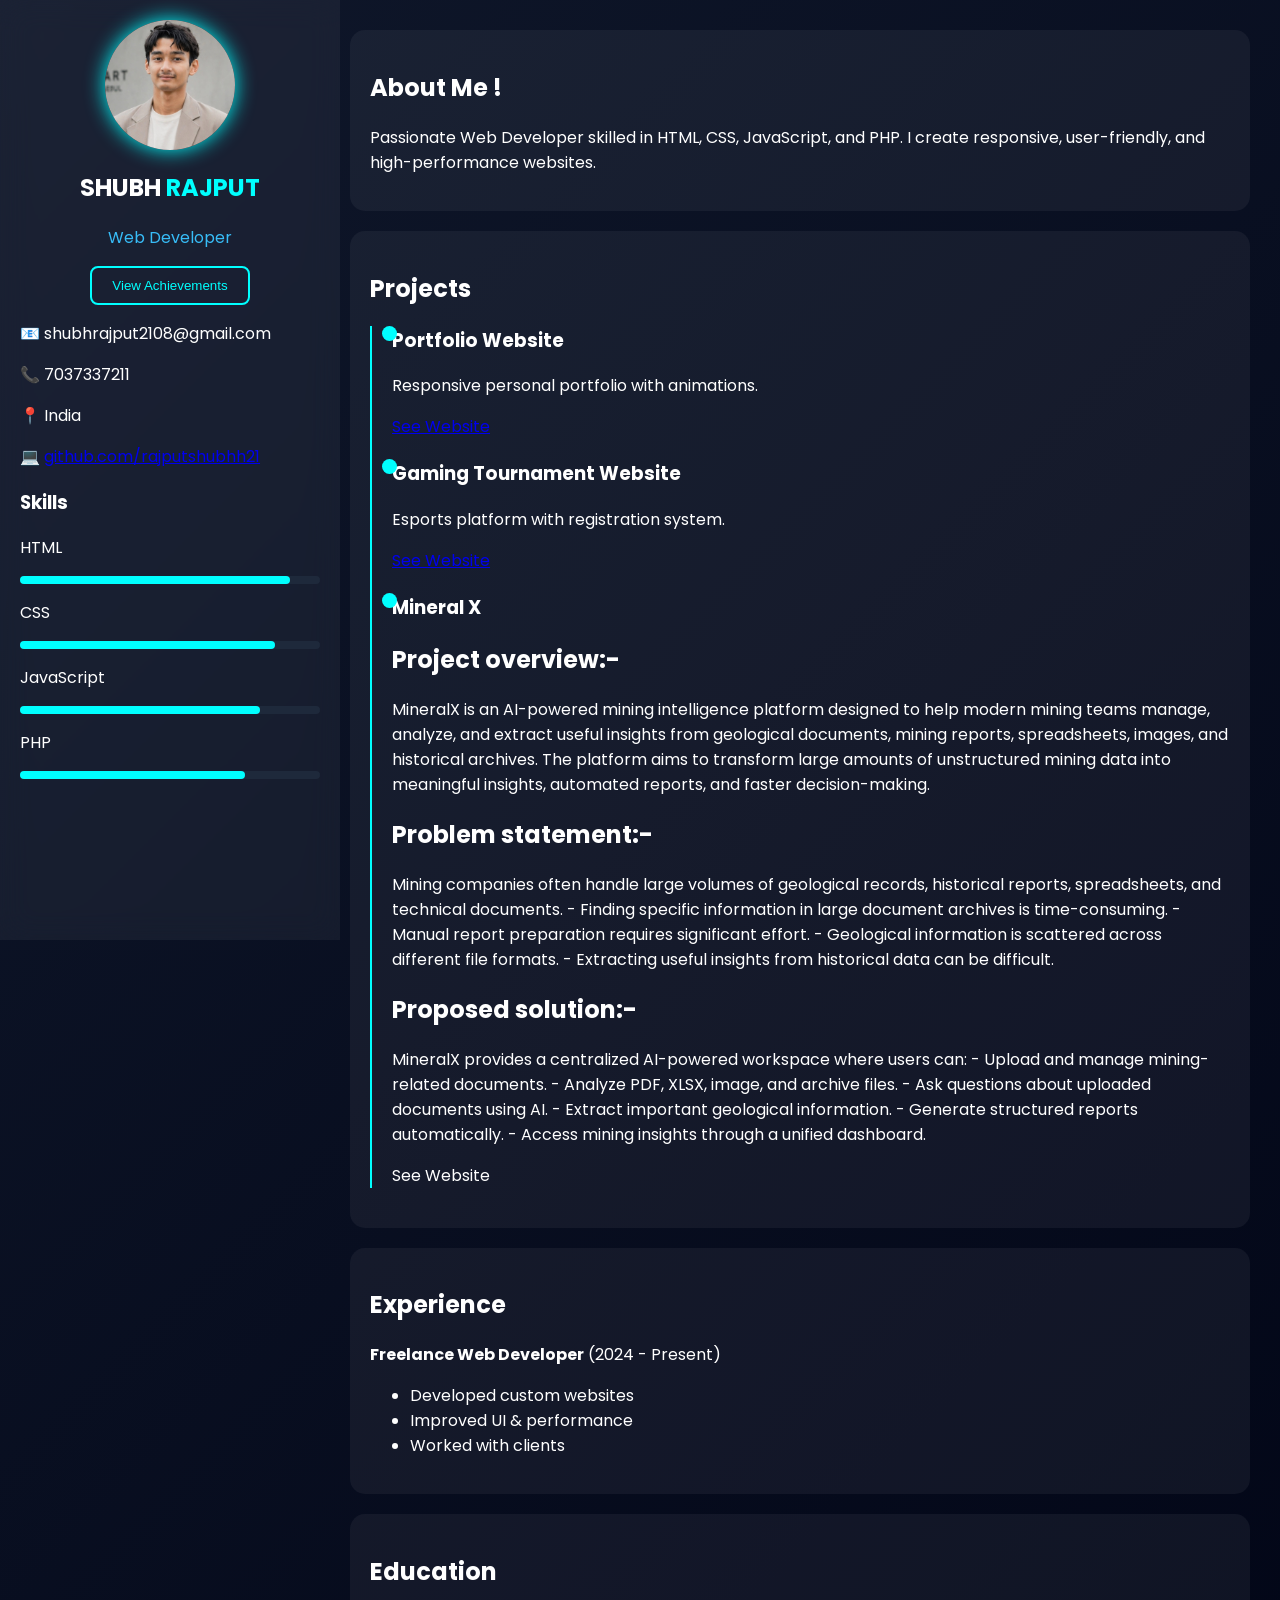
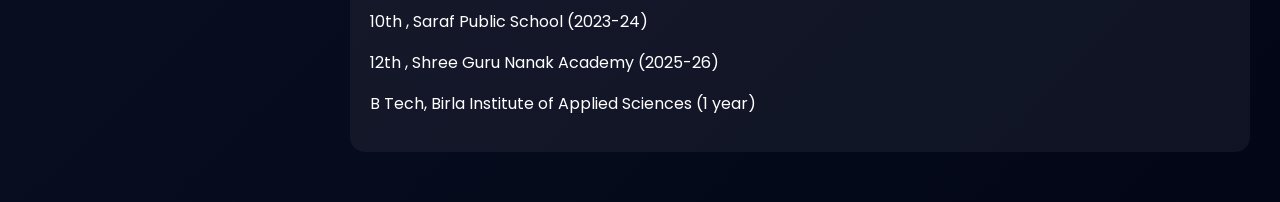
<file: index.html>
<!DOCTYPE html>
<html lang="en">
<head>
<meta charset="UTF-8">
<meta name="viewport" content="width=device-width, initial-scale=1.0">
<title>Shubh Rajput </title>

<link href="https://fonts.googleapis.com/css2?family=Poppins:wght@300;500;700&display=swap" rel="stylesheet">
<link rel="stylesheet" href="style.css">
</head>

<body>

    
<!-- SIDEBAR -->
 


<div class="sidebar">
    <img src="shubhrajput.jpeg" class="profile-img">

    <h2 class="name">SHUBH <span>RAJPUT</span></h2>
    <p class="typing"></p>
   
    <div class="btn-center">
    <a href="achievements.html">
        <button class="btn">View Achievements</button>
    </a>
</div>

    <div class="contact">
        <p>📧 shubhrajput2108@gmail.com</p>
        <p>📞 7037337211</p>
        <p>📍 India</p>
        <p>💻 <a href="https://github.com/rajputshubhh21"> github.com/rajputshubhh21</a></p>
    </div>

    <h3>Skills</h3>
    <div class="skill"><p>HTML</p><div class="bar"><span style="width:90%"></span></div></div>
    <div class="skill"><p>CSS</p><div class="bar"><span style="width:85%"></span></div></div>
    <div class="skill"><p>JavaScript</p><div class="bar"><span style="width:80%"></span></div></div>
    <div class="skill"><p>PHP</p><div class="bar"><span style="width:75%"></span></div></div>

</div>

<!-- MAIN -->
<div class="main">

<section class="card">
    <h2>About Me !</h2>
    <p>
        Passionate Web Developer skilled in HTML, CSS, JavaScript, and PHP.
        I create responsive, user-friendly, and high-performance websites.
    </p>
</section>

<section class="card">
    <h2>Projects</h2>

    <div class="timeline">
        <div class="item">
            <h3>Portfolio Website</h3>
            <p>Responsive personal portfolio with animations.</p>
               <a href="https://rajputshubhh21.github.io/Shubh-Rajput/">See Website</a>
            
        </div>

        <div class="item">
            <h3>Gaming Tournament Website</h3>
            <p>Esports platform with registration system.</p>
            <a href="https://rajputshubhh21.github.io/White-Eagles-Quintessents-/">See Website</a>
        </div>

                <div class="item">
            <h3>Mineral X</h3>
                    <p> <h2>Project overview:-</h2></p>
                    <p>
MineralX is an AI-powered mining intelligence platform designed to help modern mining teams manage, analyze, and extract useful insights from geological documents, mining reports, spreadsheets, images, and historical archives.

The platform aims to transform large amounts of unstructured mining data into meaningful insights, automated reports, and faster decision-making.
                    </P>
<p></p><h2> Problem statement:-</h2></p>
                    <p>
Mining companies often handle large volumes of geological records, historical reports, spreadsheets, and technical documents.
- Finding specific information in large document archives is time-consuming.
- Manual report preparation requires significant effort.
- Geological information is scattered across different file formats.
- Extracting useful insights from historical data can be difficult.</p> 

<p><h2>Proposed solution:-</h2></p>
                    <p>
MineralX provides a centralized AI-powered workspace where users can:
- Upload and manage mining-related documents.
- Analyze PDF, XLSX, image, and archive files.
- Ask questions about uploaded documents using AI.
- Extract important geological information.
- Generate structured reports automatically.
- Access mining insights through a unified dashboard.
                
            </p>
            <a https://mineralxs.netlify.app/">See Website</a>
        </div>

</section>

<section class="card">
    <h2>Experience</h2>
    <p><b>Freelance Web Developer</b> (2024 - Present)</p>
    <ul>
        <li>Developed custom websites</li>
        <li>Improved UI & performance</li>
        <li>Worked with clients</li>
    </ul>
</section>

    
    

<section class="card">
    <h2>Education</h2>
    <p>10th , Saraf Public School (2023-24)</p>
    <p>12th , Shree Guru Nanak Academy (2025-26) </p>
    <p>B Tech, Birla Institute of Applied Sciences (1 year)</p>
    

</section>

</div>

<script src="script.js"></script>
</body>
</html>
</file>
<file: style.css>
body {
    margin: 0;
    font-family: 'Poppins', sans-serif;
    background: linear-gradient(135deg,#0f172a,#020617);
    color: white;
}

/* SIDEBAR */
.sidebar {
    width: 300px;
    height: 100vh;
    position: fixed;
    padding: 20px;
    background: rgba(255,255,255,0.05);
    backdrop-filter: blur(15px);
}
.sidebar {
       
    overflow-y: auto;       /* enable vertical scroll */
    position: fixed;        /* keep sidebar fixed */

}

/* PROFILE */
.profile-img {
    width: 130px;
    border-radius: 50%;
    display: block;
    margin: auto;
    animation: float 3s ease-in-out infinite;
    box-shadow: 0 0 20px cyan;
}

@keyframes float {
    0% {transform: translateY(0);}
    50% {transform: translateY(-15px);}
    100% {transform: translateY(0);}
}

.name {
    text-align: center;
}

.name span {
    color: cyan;
}

/* TYPING */
.typing {
    text-align: center;
    color: #38bdf8;
}

/* SKILLS */
.bar {
    height: 8px;
    background: #1e293b;
    border-radius: 10px;
}

.bar span {
    display: block;
    height: 100%;
    background: cyan;
    border-radius: 10px;
}

/* MAIN */
.main {
    margin-left: 320px;
    padding: 30px;
}

/* CARD */
.card {
    background: rgba(255,255,255,0.05);
    padding: 20px;
    margin-bottom: 20px;
    border-radius: 15px;
    transition: 0.3s;
}

.card:hover {
    transform: translateY(-10px);
    box-shadow: 0 0 20px cyan;
}

/* TIMELINE */
.timeline {
    border-left: 2px solid cyan;
    padding-left: 20px;
}

.item {
    margin-bottom: 20px;
    position: relative;
}

.item::before {
    content: '';
    position: absolute;
    left: -10px;
    width: 15px;
    height: 15px;
    background: cyan;
    border-radius: 50%;
}

/* RESPONSIVE */
@media(max-width:768px){
    .sidebar{
        position: relative;
        width: 100%;
        height: auto;
    }

    .main{
        margin-left: 0;
    }
}

/*Achivement button*/

/* CENTER BUTTON UNDER TEXT */
.btn-center {
    display: flex;
    justify-content: center;
    margin-top: 15px;
}

/* BUTTON STYLE */
.btn {
    padding: 10px 20px;
    border: 2px solid cyan;
    background: transparent;
    color: cyan;
    cursor: pointer;
    border-radius: 8px;
    transition: 0.3s;
}

.btn:hover {
    background: cyan;
    color: black;
    box-shadow: 0 0 20px cyan;
    transform: scale(1.05);
}

/* ===== CUSTOM SCROLLBAR (CHROME, EDGE, SAFARI) ===== */
.sidebar::-webkit-scrollbar {
    width: 8px;
}

.sidebar::-webkit-scrollbar-track {
    background: rgba(255,255,255,0.05);
    border-radius: 10px;
}

.sidebar::-webkit-scrollbar-thumb {
    background: linear-gradient(180deg, cyan, #38bdf8);
    border-radius: 10px;
    box-shadow: 0 0 10px cyan;
    transition: 0.3s;
}

/* HOVER EFFECT */
.sidebar::-webkit-scrollbar-thumb:hover {
    background: linear-gradient(180deg, #00ffff, #0ea5e9);
    box-shadow: 0 0 20px cyan;
}
</file>
